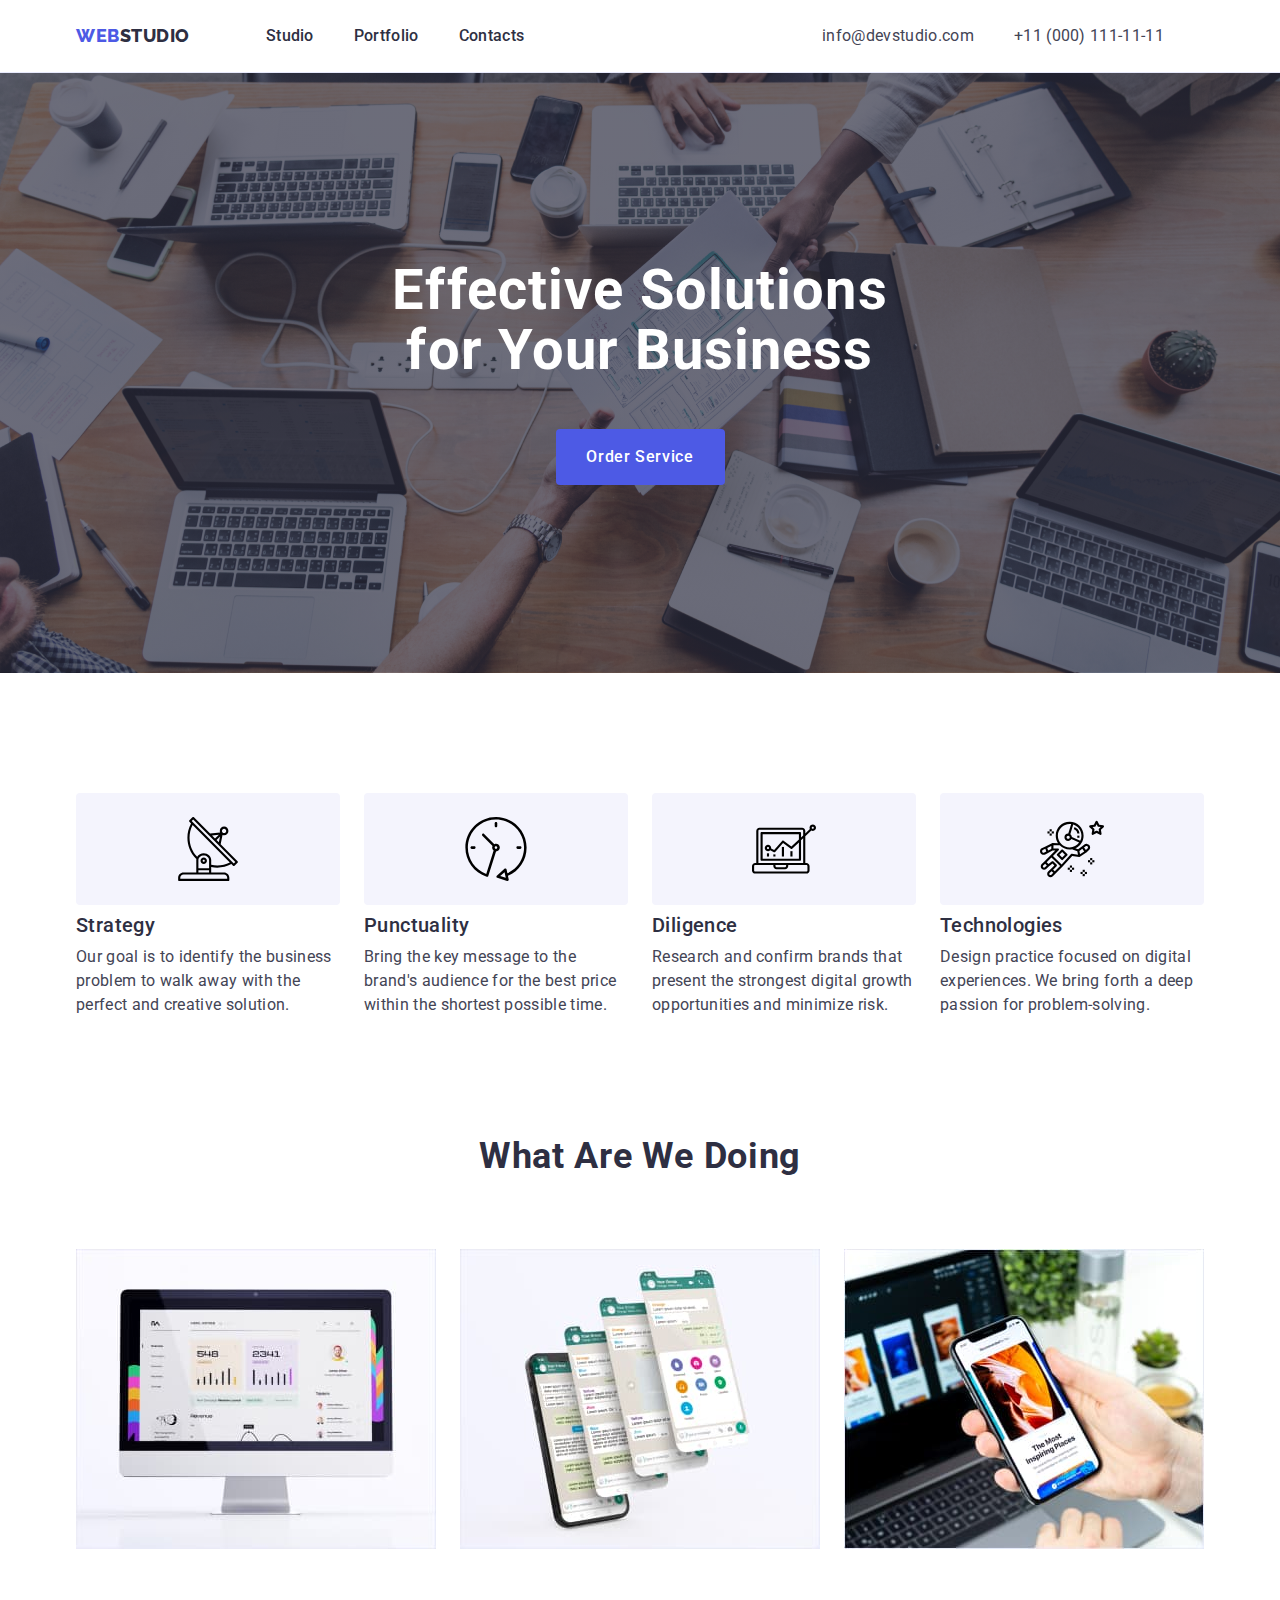
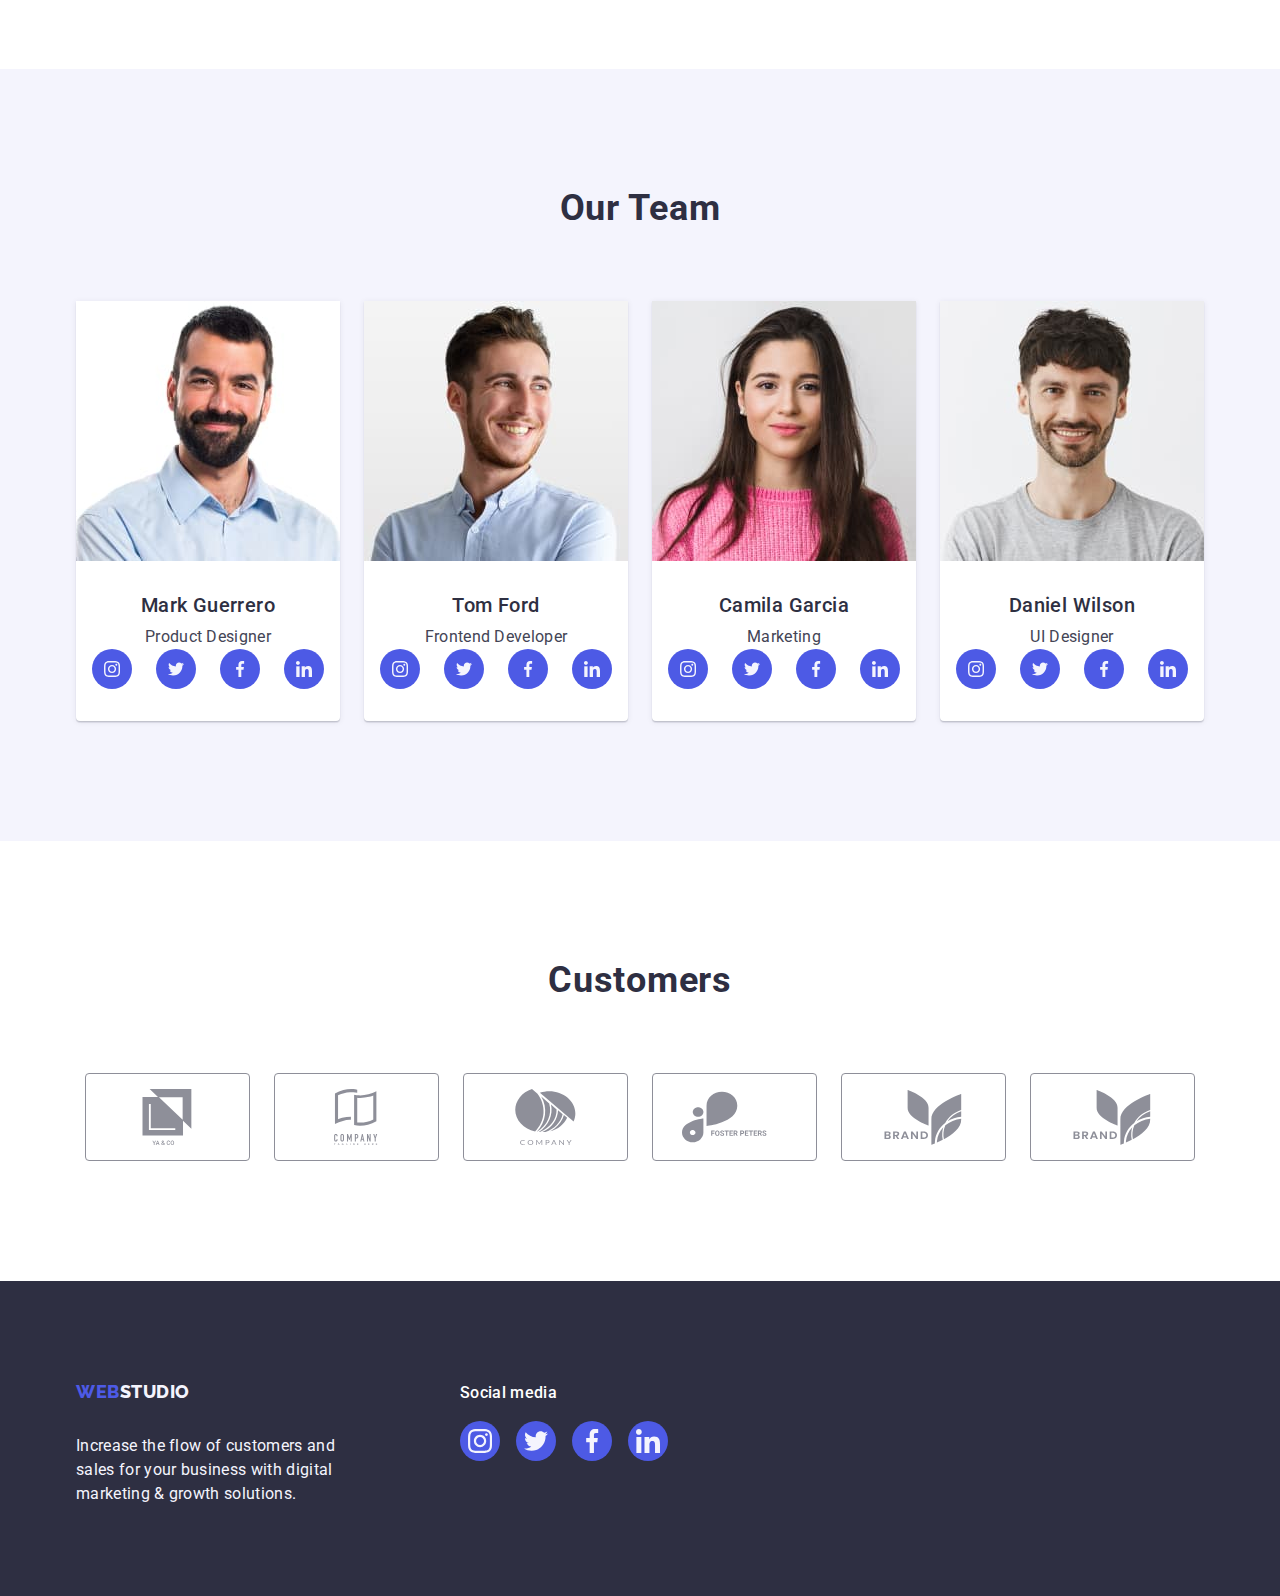
<file: index.html>
<!DOCTYPE html>
<html lang="en">

<head>
  <meta charset="UTF-8" />
  <meta http-equiv="X-UA-Compatible" content="IE=edge" />
  <meta name="viewport" content="width=device-width, initial-scale=1.0" />
  <title>Document</title>
  <link rel="stylesheet" href="./css/modern-normalize.min.css" />
  <link rel="stylesheet" href="./css/style.css" />
  <link rel="stylesheet" href="./portfolio.html" />
  <link rel="preconnect" href="https://fonts.googleapis.com" />
  <link rel="preconnect" href="https://fonts.gstatic.com" crossorigin />
  <link href="https://fonts.googleapis.com/css2?family=Raleway:wght@800&display=swap" rel="stylesheet" />
  <link rel="preconnect" href="https://fonts.googleapis.com" />
  <link rel="preconnect" href="https://fonts.gstatic.com" crossorigin />
  <link href="https://fonts.googleapis.com/css2?family=Roboto:wght@400;500;700;900&display=swap" rel="stylesheet" />
</head>

<body class="body">
  <!--HEADER-->

  <header class="header">
    <div class="header-container container">
      <nav class="navigation">
        <a class="logo link" href="./index.html">Web<span class="header-logo-two">Studio</span></a>

        <ul class="menu-nav list">
          <li>
            <a class="menu-nav-item link" href="./index.html">Studio</a>
          </li>
          <li>
            <a class="menu-nav-item link" href="./portfolio.html">Portfolio</a>
          </li>
          <li><a class="menu-nav-item link" href="">Contacts</a></li>
        </ul>
      </nav>
      <address class="address">
        <ul class="addresses-list list">
          <li>
            <a class="address-item link" href="mailto:info@devstudio.com">info@devstudio.com</a>
          </li>
          <li>
            <a class="address-item link" href="tel:+110001111111">+11 (000) 111-11-11</a>
          </li>
        </ul>
      </address>
    </div>
  </header>
  <main>
    <!--SECTION 1-->

    <section class="section-one">
      <div class="hero-container container">
        <h1 class="main-title">Effective Solutions for Your Business</h1>
        <button class="hero-button" type="button">Order Service</button>
      </div>
    </section>

    <!--SECTION 2-->

    <section class="section-two">
      <div class="second-container container">
        <h2 class="visually-hidden">Values</h2>
        <ul class="values-list list">
          <li class="value-item">
            <div class="value-items-div">
              <svg class="value-item-svg" width="64" height="64">
                <use href="./images/icons.svg#icon-antenna-index"></use>
              </svg>
            </div>
            <h3 class="value-title">Strategy</h3>
            <p class="value-text">
              Our goal is to identify the business problem to walk away with
              the perfect and creative solution.
            </p>
          </li>
          <li class="value-item">
            <div class="value-items-div">
              <svg class="value-item-svg" width="64" height="64">
                <use href="./images/icons.svg#icon-clock-index"></use>
              </svg>
            </div>
            <h3 class="value-title">Punctuality</h3>
            <p class="value-text">
              Bring the key message to the brand's audience for the best price
              within the shortest possible time.
            </p>
          </li>
          <li class="value-item">
            <div class="value-items-div">
              <svg class="value-item-svg" width="64" height="64">
                <use href="./images/icons.svg#icon-diagram-index"></use>
              </svg>
            </div>
            <h3 class="value-title">Diligence</h3>
            <p class="value-text">
              Research and confirm brands that present the strongest digital
              growth opportunities and minimize risk.
            </p>
          </li>
          <li class="value-item">
            <div class="value-items-div">
              <svg class="value-item-svg" width="64" height="64">
                <use href="./images/icons.svg#icon-astronaut-index"></use>
              </svg>
            </div>
            <h3 class="value-title">Technologies</h3>
            <p class="value-text">
              Design practice focused on digital experiences. We bring forth a
              deep passion for problem-solving.
            </p>
          </li>
        </ul>
      </div>
    </section>

    <!--SECTION 3-->

    <section class="section-three">
      <div class="third-container container">
        <h2 class="third-title">What are we doing</h2>
        <ul class="works-list list">
          <li class="works-list-item">
            <img src="./images/mac.jpg" alt="mac" width="360" height="300" />
          </li>
          <li class="works-list-item">
            <img src="./images/phones.jpg" alt="phones" width="360" height="300" />
          </li>
          <li class="works-list-item">
            <img src="./images/phone.jpg" alt="phone2" width="360" height="300" />
          </li>
        </ul>
      </div>
    </section>

    <!--SECTION 4-->

    <section class="section-fourth">
      <div class="team-container-div container">
        <h2 class="team-title">Our Team</h2>
        <ul class="team-list list">
          <li class="team-item list">
            <img class="dudes" src="./images/dude1.jpg" alt="dude1" width="264" height="260" />
            <div class="team-div">
              <h3 class="h-item">Mark Guerrero</h3>
              <p class="p-item">Product Designer</p>
              <ul class="socials list">
                <li class="socials-item">
                  <a href="" class="social-link link" aria-label="Instagram icon">
                    <svg class="social-ikons" width="16" height="16">
                      <use href="./images/icons.svg#instagram"></use>
                    </svg>
                  </a>
                </li>

                <li class="socials-item">
                  <a href="" class="social-link link" aria-label="Twitter icon">
                    <svg class="social-ikons" width="16" height="16">
                      <use href="./images/icons.svg#twitter"></use>
                    </svg>
                  </a>
                </li>

                <li class="socials-item">
                  <a href="" class="social-link link" aria-label="Facebook icon">
                    <svg class="social-ikons" width="16" height="16">
                      <use href="./images/icons.svg#facebook"></use>
                    </svg>
                  </a>
                </li>

                <li class="socials-item">
                  <a href="" class="social-link link" aria-label="Linkedin icon">
                    <svg class="social-ikons" width="16" height="16">
                      <use href="./images/icons.svg#linkedin"></use>
                    </svg>
                  </a>
                </li>
              </ul>
            </div>
          </li>

          <li class="team-item list">
            <img class="dudes" src="./images/dude2.jpg" alt="dude2" width="264" height="260" />
            <div class="team-div">
              <h3 class="h-item">Tom Ford</h3>
              <p class="p-item">Frontend Developer</p>
              <ul class="socials list">
                <li class="socials-item">
                  <a href="" class="social-link link" aria-label="Instagram icon">
                    <svg class="social-ikons" width="16" height="16">
                      <use href="./images/icons.svg#instagram"></use>
                    </svg>
                  </a>
                </li>

                <li class="socials-item">
                  <a href="" class="social-link link" aria-label="Twitter icon">
                    <svg class="social-ikons" width="16" height="16">
                      <use href="./images/icons.svg#twitter"></use>
                    </svg>
                  </a>
                </li>

                <li class="socials-item">
                  <a href="" class="social-link link" aria-label="Facebook icon">
                    <svg class="social-ikons" width="16" height="16">
                      <use href="./images/icons.svg#facebook"></use>
                    </svg>
                  </a>
                </li>

                <li class="socials-item">
                  <a href="" class="social-link link" aria-label="Linkedin icon">
                    <svg class="social-ikons" width="16" height="16">
                      <use href="./images/icons.svg#linkedin"></use>
                    </svg>
                  </a>
                </li>
              </ul>
            </div>
          </li>
          <li class="team-item list">
            <img class="dudes" src="./images/dude3.jpg" alt="dude3" width="264" height="260" />
            <div class="team-div">
              <h3 class="h-item">Camila Garcia</h3>
              <p class="p-item">Marketing</p>
              <ul class="socials list">
                <li class="socials-item">
                  <a href="" class="social-link link" aria-label="Instagram icon">
                    <svg class="social-ikons" width="16" height="16">
                      <use href="./images/icons.svg#instagram"></use>
                    </svg>
                  </a>
                </li>

                <li class="socials-item">
                  <a href="" class="social-link link" aria-label="Twitter icon">
                    <svg class="social-ikons" width="16" height="16">
                      <use href="./images/icons.svg#twitter"></use>
                    </svg>
                  </a>
                </li>

                <li class="socials-item">
                  <a href="" class="social-link link" aria-label="Facebook icon">
                    <svg class="social-ikons" width="16" height="16">
                      <use href="./images/icons.svg#facebook"></use>
                    </svg>
                  </a>
                </li>

                <li class="socials-item">
                  <a href="" class="social-link link" aria-label="Linkedin icon">
                    <svg class="social-ikons" width="16" height="16">
                      <use href="./images/icons.svg#linkedin"></use>
                    </svg>
                  </a>
                </li>
              </ul>
            </div>
          </li>
          <li class="team-item list">
            <img class="dudes" src="./images/dude4.jpg" alt="dude4" width="264" height="260" />
            <div class="team-div">
              <h3 class="h-item">Daniel Wilson</h3>
              <p class="p-item">UI Designer</p>
              <ul class="socials list">
                <li class="socials-item">
                  <a href="" class="social-link link" aria-label="Instagram icon">
                    <svg class="social-ikons" width="16" height="16">
                      <use href="./images/icons.svg#instagram"></use>
                    </svg>
                  </a>
                </li>

                <li class="socials-item">
                  <a href="" class="social-link link" aria-label="Twitter icon">
                    <svg class="social-ikons" width="16" height="16">
                      <use href="./images/icons.svg#twitter"></use>
                    </svg>
                  </a>
                </li>

                <li class="socials-item">
                  <a href="" class="social-link link" aria-label="Facebook icon">
                    <svg class="social-ikons" width="16" height="16">
                      <use href="./images/icons.svg#facebook"></use>
                    </svg>
                  </a>
                </li>

                <li class="socials-item">
                  <a href="" class="social-link link" aria-label="Linkedin icon">
                    <svg class="social-ikons" width="16" height="16">
                      <use href="./images/icons.svg#linkedin"></use>
                    </svg>
                  </a>
                </li>
              </ul>
            </div>
          </li>
        </ul>
      </div>
    </section>

<!--SECTION 5-->

    <section class="section-five">
      <div class="cus-container container">
        <h2 class="customers-title">Customers</h2>
        <ul class="customers-list list">
          <li class="customers-item">
            <a href="" class="customers-link link" aria-label="Company icon">
              <svg class="customers-icon" width="104" height="56">
                <use href="./images/icons.svg#icon-company-one"></use>
              </svg>
            </a>
          </li>

          <li class="customers-item">
            <a href="" class="customers-link link" aria-label="Companyy icon">
              <svg class="customers-icon" width="104" height="56">
                <use href="./images/icons.svg#icon-company-two"></use>
              </svg>
            </a>
          </li>

          <li class="customers-item">
            <a href="" class="customers-link link" aria-label="Companyyy icon">
              <svg class="customers-icon" width="104" height="56">
                <use href="./images/icons.svg#icon-company-three"></use>
              </svg>
            </a>
          </li>

          <li class="customers-item">
            <a href="" class="customers-link link" aria-label="Companyyyy icon">
              <svg class="customers-icon" width="104" height="56">
                <use href="./images/icons.svg#icon-company-four"></use>
              </svg>
            </a>
          </li>

          <li class="customers-item">
            <a href="" class="customers-link link" aria-label="Companyyyyy icon">
              <svg class="customers-icon" width="104" height="56">
                <use href="./images/icons.svg#icon-company-five"></use>
              </svg>
            </a>
          </li>

          <li class="customers-item">
            <a href="" class="customers-link link" aria-label="Companyyyyyy icon">
              <svg class="customers-icon" width="104" height="56">
                <use href="./images/icons.svg#icon-company-five"></use>
              </svg>
            </a>
          </li>
        </ul>
      </div>
    </section>
  </main>

  <!--FOOTER-->

  
  <footer class="footer">
    <div class="footer-container container">
      <div class="footer-index-social">
        <a class="footer-logo link" href="./index.html">Web<span class="footer-logo-two">Studio</span></a>
        <p class="logo-footer-text">
          Increase the flow of customers and sales for your business with
          digital marketing & growth solutions.
        </p>
      </div>

      <div class="footer-container-social-two">
        <p class="social-title">Social media</p>
        <ul class="footer-social-media list">
          <li class="footer-social-media-item">
            <a class="footer-social-media-link link" href="https://www.instagram.com/">
              <svg class="social-ikons" width="24" height="24">
                <use href="./images/icons.svg#instagram"></use>
              </svg>
            </a>
          </li>

          <li class="footer-social-media-item">
            <a class="footer-social-media-link link" href="">
              <svg class="social-ikons" width="24" height="24">
                <use href="./images/icons.svg#twitter"></use>
              </svg>
            </a>
          </li>

          <li class="footer-social-media-item">
            <a class="footer-social-media-link link" href="">
              <svg class="social-ikons" width="24" height="24">
                <use href="./images/icons.svg#facebook"></use>
              </svg>
            </a>
          </li>

          <li class="footer-social-media-item">
            <a class="footer-social-media-link link" href="">
              <svg class="social-ikons" width="24" height="24">
                <use href="./images/icons.svg#linkedin"></use>
              </svg>
            </a>
          </li>
        </ul>
      </div>
    </div>
  </footer>

</body>

</html>
</file>
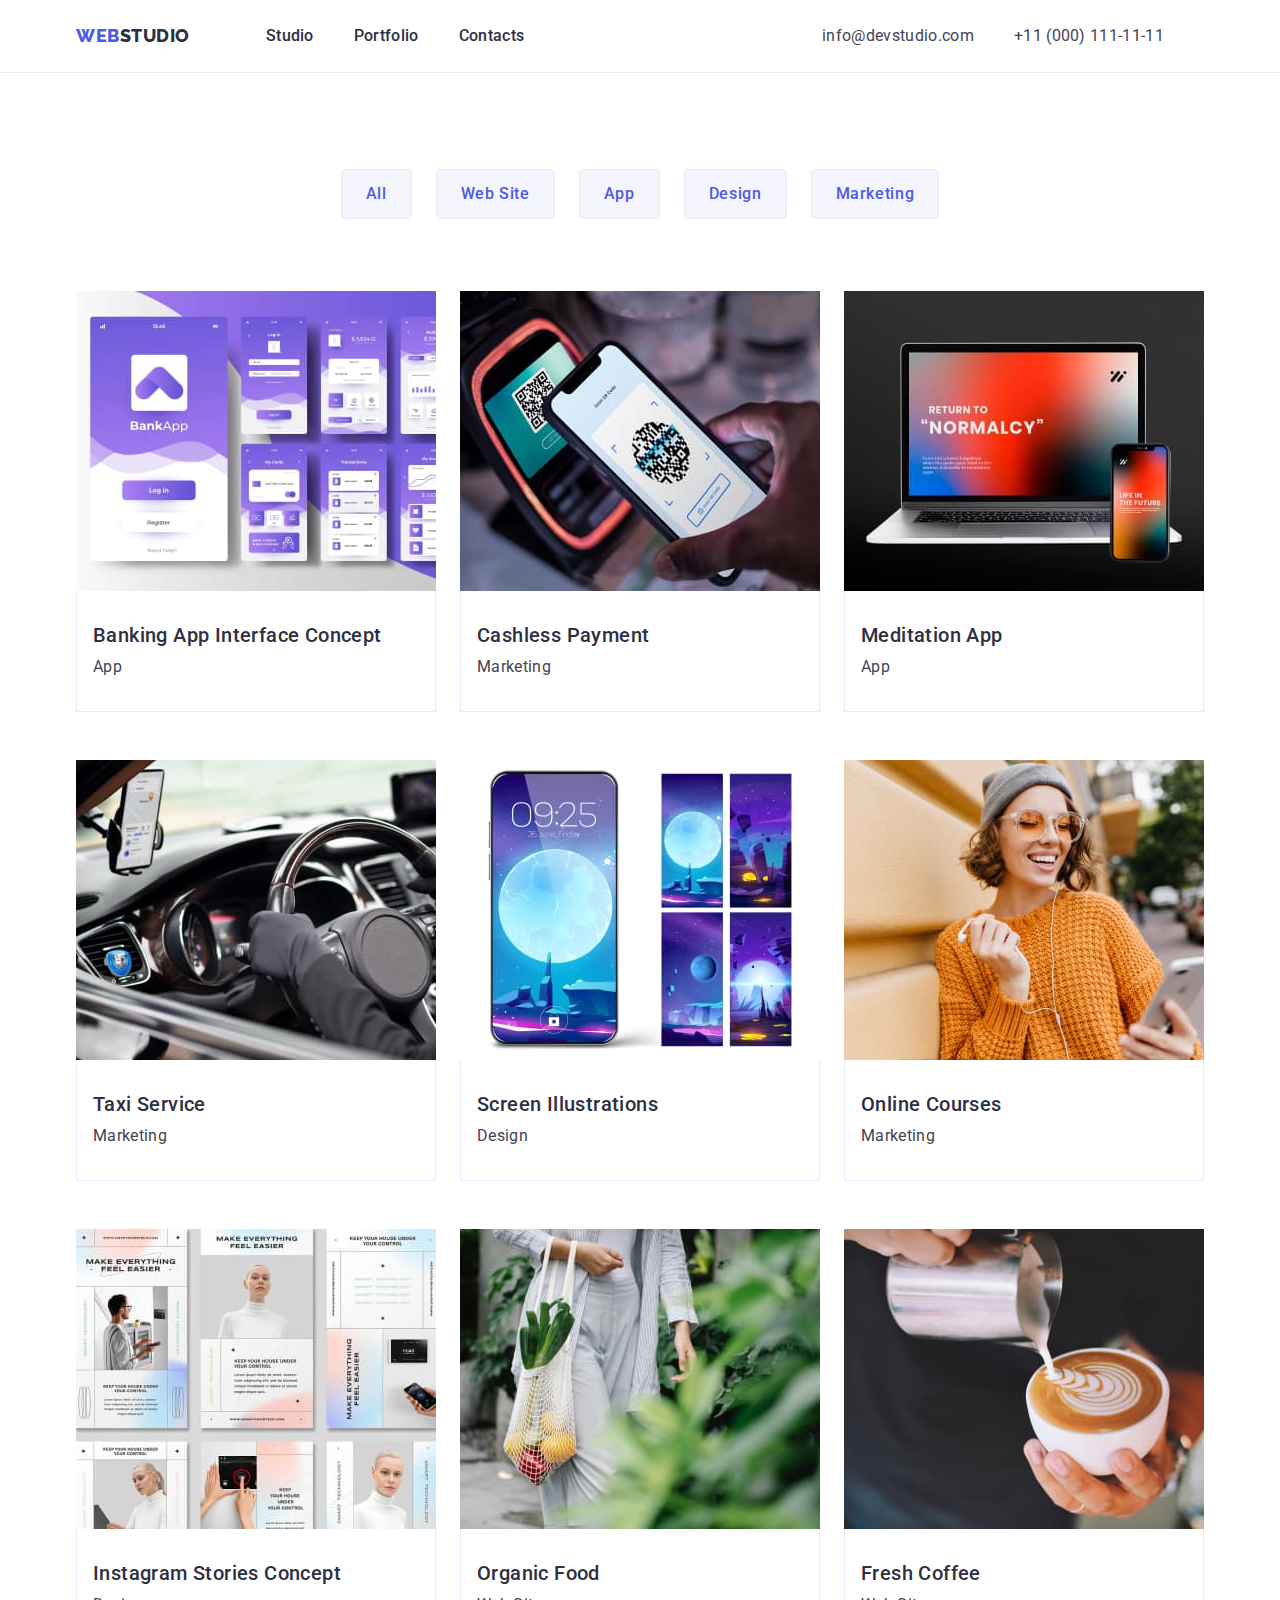
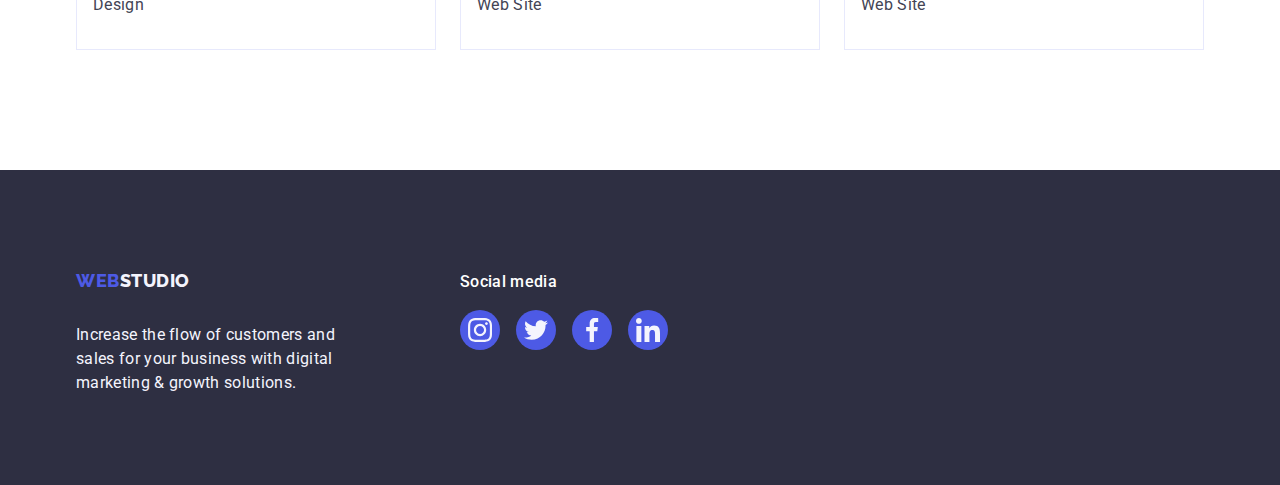
<file: portfolio.html>
<!DOCTYPE html>
<html lang="en">

<head>
  <meta charset="UTF-8" />
  <meta http-equiv="X-UA-Compatible" content="IE=edge" />
  <meta name="viewport" content="width=device-width, initial-scale=1.0" />
  <title>Portfolio</title>
  <link rel="stylesheet" href="./css/modern-normalize.min.css" />
  <link rel="stylesheet" href="./css/style.css" />
  <link rel="preconnect" href="https://fonts.googleapis.com" />
  <link rel="preconnect" href="https://fonts.gstatic.com" crossorigin />
  <link href="https://fonts.googleapis.com/css2?family=Raleway:wght@800&display=swap" rel="stylesheet" />
  <link rel="preconnect" href="https://fonts.googleapis.com" />
  <link rel="preconnect" href="https://fonts.gstatic.com" crossorigin />
  <link href="https://fonts.googleapis.com/css2?family=Roboto:wght@400;500;700;900&display=swap" rel="stylesheet" />
</head>

<body class="body">
  <header class="portfolio-header">
    <div class="portfolio-header-container container">
      <nav class="portfolio-nav">
        <a class="logo link" href="./portfolio.html">Web <span class="header-logo-two">Studio</span></a>

        <ul class="portfolio-menu-nav list">
          <li>
            <a class="portfolio-menu-nav-item link" href="./index.html">Studio</a>
          </li>
          <li>
            <a class="portfolio-menu-nav-item link" href="./portfolio.html">Portfolio</a>
          </li>
          <li>
            <a class="portfolio-menu-nav-item link" href="">Contacts</a>
          </li>
        </ul>
      </nav>
      <address class="address">
        <ul class="addresses-list list">
          <li>
            <a class="address-item link" href="mailto:info@devstudio.com">info@devstudio.com</a>
          </li>
          <li>
            <a class="address-item link" href="tel:+110001111111">+11 (000) 111-11-11</a>
          </li>
        </ul>
      </address>
    </div>
  </header>

  <!--MAIN-->
  <main>
    <!--SECTION 1-->

    <section class="portfolio-section">
      <div class="portfolio-div container">
        <h1 class="visually-hidden">Buttons</h1>
        <ul class="buttons-list list">
          <li>
            <button class="portfolio-buttons" type="button">All</button>
          </li>
          <li>
            <button class="portfolio-buttons" type="button">Web Site</button>
          </li>
          <li>
            <button class="portfolio-buttons" type="button">App</button>
          </li>
          <li>
            <button class="portfolio-buttons" type="button">Design</button>
          </li>
          <li>
            <button class="portfolio-buttons" type="button">Marketing</button>
          </li>
        </ul>

        <ul class="apps-item list">
          <li class="apps-list-item">
            <a class="apps-item-link link" href="">
              <img src="./images/concept-foto.jpg" alt="concept-foto" width="360" height="300" />
              <div class="app-div">
                <h2 class="second-title">Banking App Interface Concept</h2>
                <p class="p-p-item">App</p>
              </div>
            </a>
          </li>
          <li class="apps-list-item">
            <a class="apps-item-link link" href="">
              <img src="./images/payment-foto.jpg" alt="payment-foto" width="360" height="300" />
              <div class="app-div">
                <h2 class="second-title">Cashless Payment</h2>
                <p class="p-p-item">Marketing</p>
              </div>
            </a>
          </li>

          <li class="apps-list-item">
            <a class="apps-item-link link" href="">
              <img src="./images/meditation-app-foto.jpg" alt="meditation-app-foto" width="360" height="300" />
              <div class="app-div">
                <h2 class="second-title">Meditation App</h2>
                <p class="p-p-item">App</p>
              </div>
            </a>
          </li>

          <li class="apps-list-item">
            <a class="apps-item-link link" href="">
              <img src="./images/taxi-service.jpg" alt="taxi-service" width="360" height="300" />
              <div class="app-div">
                <h2 class="second-title">Taxi Service</h2>
                <p class="p-p-item">Marketing</p>
              </div>
            </a>
          </li>

          <li class="apps-list-item">
            <a class="apps-item-link link" href="">
              <img src="./images/illustrations.jpg" alt="illustrations" width="360" height="300" />
              <div class="app-div">
                <h2 class="second-title">Screen Illustrations</h2>
                <p class="p-p-item">Design</p>
              </div>
            </a>
          </li>

          <li class="apps-list-item">
            <a class="apps-item-link link" href="">
              <img src="./images/online-courses.jpg" alt="online-courses" width="360" height="300" />
              <div class="app-div">
                <h2 class="second-title">Online Courses</h2>
                <p class="p-p-item">Marketing</p>
              </div>
            </a>
          </li>

          <li class="apps-list-item">
            <a class="apps-item-link link" href="">
              <img src="./images/stories-concept.jpg" alt="stories-concept" width="360" height="300" />
              <div class="app-div">
                <h2 class="second-title">Instagram Stories Concept</h2>
                <p class="p-p-item">Design</p>
              </div>
            </a>
          </li>

          <li class="apps-list-item">
            <a class="apps-item-link link" href="">
              <img src="./images/organic-food.jpg" alt="organic-food" width="360" height="300" />
              <div class="app-div">
                <h2 class="second-title">Organic Food</h2>
                <p class="p-p-item">Web Site</p>
              </div>
            </a>
          </li>

          <li class="apps-list-item">
            <a class="apps-item-link link" href="">
              <img src="./images/coffee.jpg" alt="coffee" width="360" height="300" />
              <div class="app-div">
                <h2 class="second-title">Fresh Coffee</h2>
                <p class="p-p-item">Web Site</p>
              </div>
            </a>
          </li>
        </ul>
      </div>
    </section>
  </main>

  <!--FOOTER-->
  <!--
    <footer class="footer">
      <div class="footer-container container">
        <div class="footer-container-one-port container">
        <a class="footer-logo link" href="./portfolio.html"
          >Web<span class="footer-logo-two">Studio</span></a>
        
        <p class="logo-footer-text">
          Increase the flow of customers and sales for your business with
          digital marketing & growth solutions.
        </p>
      </div>
      <div class="footer-container-social-two">
        <p class="social-title">Social media</p>
        <ul class="footer-social-media list">
          <li class="footer-social-media-item">
            <a class="footer-social-media-link link" href="">
              <svg class="social-ikons" width="24" height="24">
                <use href="./images/icons.svg#instagram"></use>
              </svg>
            </a>
          </li>

          <li class="footer-social-media-item">
            <a class="footer-social-media-link link" href="">
              <svg class="social-ikons" width="24" height="24">
                <use href="./images/icons.svg#twitter"></use>
              </svg>
            </a>
          </li>

          <li class="footer-social-media-item">
            <a class="footer-social-media-link link" href="">
              <svg class="social-ikons" width="24" height="24">
                <use href="./images/icons.svg#facebook"></use>
              </svg>
            </a>
          </li>

          <li class="footer-social-media-item">
            <a class="footer-social-media-link link" href="">
              <svg class="social-ikons" width="24" height="24">
                <use href="./images/icons.svg#linkedin"></use>
              </svg>
            </a>
          </li>
        </ul>
        </div>
      </div>
    </footer>
  -->


  <footer class="footer">
    <div class="footer-container container">
      <div class="footer-index-social">
        <a class="footer-logo link" href="./index.html">Web<span class="footer-logo-two">Studio</span></a>
        <p class="logo-footer-text">
          Increase the flow of customers and sales for your business with
          digital marketing & growth solutions.
        </p>
      </div>

      <div class="footer-container-social-two">
        <p class="social-title">Social media</p>
        <ul class="footer-social-media list">
          <li class="footer-social-media-item">
            <a class="footer-social-media-link link" href="">
              <svg class="social-ikons" width="24" height="24">
                <use href="./images/icons.svg#instagram"></use>
              </svg>
            </a>
          </li>

          <li class="footer-social-media-item">
            <a class="footer-social-media-link link" href="">
              <svg class="social-ikons" width="24" height="24">
                <use href="./images/icons.svg#twitter"></use>
              </svg>
            </a>
          </li>

          <li class="footer-social-media-item">
            <a class="footer-social-media-link link" href="">
              <svg class="social-ikons" width="24" height="24">
                <use href="./images/icons.svg#facebook"></use>
              </svg>
            </a>
          </li>

          <li class="footer-social-media-item">
            <a class="footer-social-media-link link" href="">
              <svg class="social-ikons" width="24" height="24">
                <use href="./images/icons.svg#linkedin"></use>
              </svg>
            </a>
          </li>
        </ul>
      </div>
    </div>
  </footer>

</body>

</html>
</file>
<file: css/style.css>
:root {
    --color-iris: #4d5ae5;
    --color-ocean: #404bbf;
    --color-navy-blue: #2e2f42;
    --color-green: #31d0aa;
    --color-slate: #434455;
    --color-light-slate: #8e8f99;
    --color-cornflower: #e7e9fc;
    --color-cloud: #f4f4fd;
    --color-white: #ffffff;
    --color-dairy: #fcfcfc;
}

.body {
    font-family: "Roboto", sans-serif;
    color: #434455;
    background-color: #ffffff;
}

/*INDEX*/

h1,
h2,
h3,
h4,
h5,
h6,
p,
ul,
li {
    margin: 0
}


/*HEADER*/

img {
    display: block;
}

.header {
    border-bottom: 1px solid #e7e9fc;
    box-shadow: 0px 2px 1px rgba(46, 47, 66, 0.08),
        0px 1px 1px rgba(46, 47, 66, 0.16), 0px 1px 6px rgba(46, 47, 66, 0.08);
}

.header-container {
    display: flex;
}

.container {
    width: 1158px;
    margin: 0 auto;
    padding-left: 15px;
    padding-right: 15px;
}

.navigation {
    display: flex;
    align-items: center;
}

ul {
    padding-left: 0;
}

.logo {
    font-family: "Raleway";
    font-style: normal;
    font-weight: 800;
    font-size: 18px;
    line-height: 21px;
    display: flex;
    align-items: center;
    letter-spacing: 0.03em;
    text-transform: uppercase;
    color: #4d5ae5;
    margin-right: 76px;
}

.link {
    text-decoration: none;
    text-decoration: none;
}

.header-logo-two {
    font-family: "Raleway", sans-serif;
    font-style: normal;
    font-weight: 800;
    font-size: 18px;
    line-height: 21px;
    display: flex;
    letter-spacing: 0.03em;
    text-transform: uppercase;
    color: #2e2f42;
    line-height: 1.17;
}

.list {
    list-style: none;
}

.menu-nav {
    font-weight: 500;
    font-size: 16px;
    line-height: 1.5;
    letter-spacing: 0.02em;
    color: #2e2f42;
    display: flex;
    gap: 40px;
}

.menu-nav-item {
    margin: 0;
    display: block;
    color: #2e2f42;
    padding: 24px 0;
}

.addresses-list {
    display: block;
    padding-right: 40px;
    max-width: 310;
    gap: 40px;
}

.menu-nav-item:hover {
    color: #404bbf;
}

.menu-nav-item:focus {
    color: #404bbf;
}

.address {

    margin-left: auto;
    font-style: normal;
}

.address-item {
    padding: 24px 0;
    display: block;
    margin: 0;
    font-family: "Roboto";
    font-style: normal;
    font-weight: 400;
    font-size: 16px;
    line-height: 24px;
    letter-spacing: 0.02em;
    color: #434455;
}

.address-item:hover {
    color: #404bbf;
}

.address-item:focus {
    color: #404bbf;
}

/*SECTION 1*/

.section-one {
    margin-left: auto;
    margin-right: auto;
    max-width: 1440px;
    padding: 188px 0;
    background: #2e2f42;
    background: linear-gradient(rgba(46, 47, 66, 0.7), rgba(46, 47, 66, 0.7)),
        url(../images/people-office.jpg);
    background-repeat: no-repeat;
    background-size: cover;
    background-position: center;
}


.visually-hidden {
    position: absolute;
    width: 1px;
    height: 1px;
    margin: -1px;
    border: 0;
    padding: 0;

    white-space: nowrap;
    clip-path: inset(100%);
    clip: rect(0 0 0 0);
    overflow: hidden;
}


.main-title {
    margin: 0;
    line-height: 1.07;
    text-align: center;
    letter-spacing: 0.02em;
    color: #ffffff;
    font-size: 56px;
    max-width: 496px;
    display: block;
    margin-left: auto;
    margin-right: auto;
    margin-bottom: 48px;
}

.hero-button {
    background-color: #4d5ae5;
    font-family: "Roboto", sans-serif;
    font-weight: 500;
    font-size: 16px;
    line-height: 1.5;
    letter-spacing: 0.04em;
    color: #ffffff;
    cursor: pointer;
    display: block;
    margin: 0 auto;
    min-width: 169px;
    height: 56px;
    border: none;
    border-radius: 4px;
}

.hero-button:hover {
    background-color: #404bbf;
}

.hero-button:focus {
    background-color: #404bbf;
}

/*SECTION 2*/

.value-items-div {
    display: flex;
    align-items: center;
    justify-content: center;
    height: 112px;
    width: 264px;
    margin-bottom: 8px;
    background: #F4F4FD;
    border-radius: 4px;
}

.second-title {
    font-weight: 500;
    font-size: 20px;
    line-height: 1.2;
    letter-spacing: 0.02em;
    color: #2e2f42;
    margin-bottom: 8px;
}

.second-container {
    display: flex;
}

.section-two {
    padding: 120px 0;
}

.values-list {
    display: flex;
    gap: 24px;
}

.value-item {
    flex-basis: calc((100% - 72px) / 4);
}


.value-icon-svg {
    color: #2e2f42;
}

.value-title {
    font-weight: 500;
    font-size: 20px;
    line-height: 1.2;
    letter-spacing: 0.02em;
    color: #2e2f42;
    margin-bottom: 8px;
}

.value-text {
    font-size: 16px;
    line-height: 1.5;
    letter-spacing: 0.02em;
    color: #434455;
}

/*SECTION 3*/

.section-three {
    padding-bottom: 120px;
}

.third-title {
    font-size: 36px;
    line-height: 1.11;
    text-align: center;
    letter-spacing: 0.02em;
    text-transform: capitalize;
    color: #2e2f42;
    margin-bottom: 72px;
}

.works-list {
    display: flex;
    gap: 24px;
}

.works-list-item {
    flex-basis: calc((100% - 48px) / 3);
}

/*SECTION 4*/

.section-fourth {
    background-color: #f4f4fd;
    padding: 120px 0;
}

.team-title {
    font-size: 36px;
    line-height: 1.11;
    text-align: center;
    letter-spacing: 0.02em;
    text-transform: capitalize;
    color: #2e2f42;
    margin-bottom: 72px;
}

.team-list {
    display: flex;
    gap: 24px;
}

.team-div {
    padding: 32px 0;
}

.team-item {
    background-color: #ffffff;
    flex-basis: calc((100% - 72px) / 4);
    background: #ffffff;
    border-radius: 0px 0px 4px 4px;
    box-shadow: 0px 1px 6px rgba(46, 47, 66, 0.08),
        0px 1px 1px rgba(46, 47, 66, 0.16), 0px 2px 1px rgba(46, 47, 66, 0.08);
    border-radius: 0px 0px 4px 4px;
}

.team-div {
    padding-top: 32px;
    padding-bottom: 32px;
}

.h-item {
    font-weight: 500;
    font-size: 20px;
    line-height: 1.2;
    letter-spacing: 0.02em;
    color: #2e2f42;
    text-align: center;
    margin-bottom: 8px;
}

.p-item {
    font-size: 16px;
    line-height: 1.5;
    letter-spacing: 0.02em;
    color: #434455;
    text-align: center;
}

.dudes {
    display: block;
}

/*FOOTER*/

.footer-container {
    display: flex;
    align-items: baseline;
}

.footer {
    background-color: #2e2f42;
    padding: 100px 0;
    max-height: 315px;
}


.footer-index-social {
    flex-direction: column;
    display: flex;

}

.footer-logo {
    font-family: "Raleway";
    font-style: normal;
    font-weight: 800;
    font-size: 18px;
    line-height: 21px;
    display: flex;
    align-items: center;
    letter-spacing: 0.03em;
    text-transform: uppercase;
    color: #4d5ae5;
    display: inline-block;
    margin-right: 76px;
    margin-bottom: 16px;
}

.footer-logo-two {
    font-family: "Raleway";
    font-style: normal;
    font-weight: 800;
    font-size: 18px;
    line-height: 21px;
    display: flex;
    align-items: center;
    letter-spacing: 0.03em;
    text-transform: uppercase;
    color: #f4f4fd;
    display: inline-block;
    margin-bottom: 16px;
}

.logo-footer-text {
    font-family: "Roboto";
    font-style: normal;
    font-weight: 400;
    font-size: 16px;
    line-height: 24px;
    letter-spacing: 0.02em;
    color: #f4f4fd;
    max-width: 264px;
}

/*SECTION 5 */

.five-div {
    width: 1128px;
}

/*   PORTFOLIO   */

.portfolio-header {
    border-bottom: 1px solid #e7e9fc;
}

.portfolio-header-container {
    justify-content: space-between;
    display: flex;
}

.portfolio-nav {
    display: flex;
    align-items: center;
}

.portfolio-menu-nav {
    font-weight: 500;
    font-size: 16px;
    line-height: 1.5;
    letter-spacing: 0.02em;
    color: #2e2f42;
    display: flex;
    gap: 40px;
}

.portfolio-menu-nav-item {
    padding: 24px 0;
    color: #2e2f42;
}

.addresses-list {
    display: flex;
    gap: 40px;
}

.portfolio-menu-nav-item:hover {
    color: #404bbf;
}

.portfolio-menu-nav-item:focus {
    color: #404bbf;
}

.portfolio-buttons {
    font-family: "Roboto", sans-serif;
    font-weight: 500;
    font-size: 16px;
    line-height: 1.5;
    letter-spacing: 0.04em;
    color: #4d5ae5;
    background-color: #f4f4fd;
    cursor: pointer;
    border: 1px solid #e7e9fc;
    border-radius: 4px;
    padding: 12px 24px;
    border: 1px solid #e7e9fc;
    border-radius: 4px;
}

.portfolio-buttons:hover {
    color: #ffffff;
    background-color: #404bbf;
    border: 1px solid transparent;
    box-shadow: 0px 3px 1px rgba(0, 0, 0, 0.1), 0px 2px 1px rgba(0, 0, 0, 0.08),
        0px 2px 2px rgba(0, 0, 0, 0.12);
}

.portfolio-buttons:focus {
    color: #ffffff;
    background-color: #404bbf;
    border: 1px solid transparent;
    box-shadow: 0px 3px 1px rgba(0, 0, 0, 0.1), 0px 2px 1px rgba(0, 0, 0, 0.08),
        0px 2px 2px rgba(0, 0, 0, 0.12);
}

.div-portfolio {
    border: #2e2f42;
    border-top: none;
}

.portfolio-section {
    padding: 96px 0 120px;
}

.buttons-list {
    display: flex;
    justify-content: center;
    gap: 24px;
    margin-bottom: 72px;
}

.apps-item {
    display: flex;
    background: #ffffff;
    flex-wrap: wrap;
    column-gap: 24px;
    row-gap: 48px;
}

.apps-item-link {
    display: block;
}


.p-p-item {
    font-family: 'Roboto';
    font-style: normal;
    font-weight: 400;
    font-size: 16px;
    line-height: 24px;
    /* identical to box height, or 150% */

    letter-spacing: 0.02em;

    /* SLATE */

    color: #434455;
}

.apps-item-link:hover {
    border: 1px solid #f4f4fd;
    box-shadow: 0px 1px 6px rgba(46, 47, 66, 0.08),
        0px 1px 1px rgba(46, 47, 66, 0.16), 0px 2px 1px rgba(46, 47, 66, 0.08);
}

.apps-item-link:focus {
    border: 1px solid #f4f4fd;
    box-shadow: 0px 1px 6px rgba(46, 47, 66, 0.08),
        0px 1px 1px rgba(46, 47, 66, 0.16), 0px 2px 1px rgba(46, 47, 66, 0.08);
}

.apps-list-item {
    width: calc((100% - 48px) / 3);
}

.app-div {
    padding: 32px 16px;
    border: 1px solid #e7e9fc;
    border-top: none;
}

.socials {
    display: flex;
    flex-direction: row;
    justify-content: center;
    align-items: center;
    padding: 0px;
    gap: 24px;
}

.socials-item {
    width: 40px;
    height: 40px;
}

.social-link {
    width: 100%;
    height: 100%;
    background-color: #4d5ae5;
    border-radius: 50%;
    display: flex;
    align-items: center;
    justify-content: center;
}

.social-link:hover {
    background-color: #404bbf;
}


.social-link:focus {
    background-color: #404bbf;
}



.media-title {
    font-family: "Roboto";
    font-style: normal;
    font-weight: 500;
    font-size: 16px;
    line-height: 24px;
    letter-spacing: 0.02em;
    color: #ffffff;
    display: inline-block;
}

.social-icons {
    fill: #f4f4fd;
}

/*CUSTOMERS*/

.customers-title {
    margin-top: 0px;
    margin-bottom: 72px;
    font-family: "Roboto";
    font-style: normal;
    font-weight: 700;
    font-size: 36px;
    line-height: 40px;
    text-align: center;
    letter-spacing: 0.02em;
    text-transform: capitalize;
    color: #2e2f42;
    line-height: 1.11;
}


.customers-icon {
    fill: currentColor;
}

.section-five {
    padding-top: 120px;
    padding-bottom: 120px;
}

.cus-container {
    width: 1140px;
}


.customers-list {
    display: flex;
    flex-direction: row;
    align-items: flex-start;
    gap: 24px;
}

.customers-item {
    width: calc((100% - 120px) / 6);
    height: 88px;

}

.customers-link {
    display: flex;
    align-items: center;
    justify-content: center;
    border: 1px solid #8e8f99;
    border-radius: 4px;
    box-sizing: border-box;
    width: 100%;
    height: 100%;
    color: #8e8f99;

}

.customers-link:hover {
    border-color: #404bbf;
    color: #404bbf;
}

.customers-link:focus {
    border-color: #404bbf;
    color: #404bbf;
}

.social-title {
    margin-top: 0px;
    margin-bottom: 16px;
    font-family: "Roboto";
    font-style: normal;
    font-weight: 500;
    font-size: 16px;
    line-height: 24px;
    letter-spacing: 0.02em;
    color: hsl(0, 0%, 100%);
}

.footer-index-social {
    display: flex;
    align-items: baseline;
    margin-right: 120px;
}

.footer-social-media {
    display: flex;
    flex-direction: row;
    justify-content: center;
    align-items: center;
    padding: 0px;
    gap: 16px;
}

.footer-social-media-link {
    width: 100%;
    height: 100%;
    background-color: #4d5ae5;
    border-radius: 50%;
    display: flex;
    align-items: center;
    justify-content: center;
}

.footer-social-media-link:hover {
    background-color: #31d0aa;
}

.footer-social-media-link:focus {
    background-color: #31d0aa;
}

.social-ikons {
    fill: #f4f4fd;
}

.footer-container-social-two {
    gap: 16px;
}

.footer-container {
    display: flex;
}


.footer-social-media-item {
    width: 40px;
    height: 40px;
}
</file>
